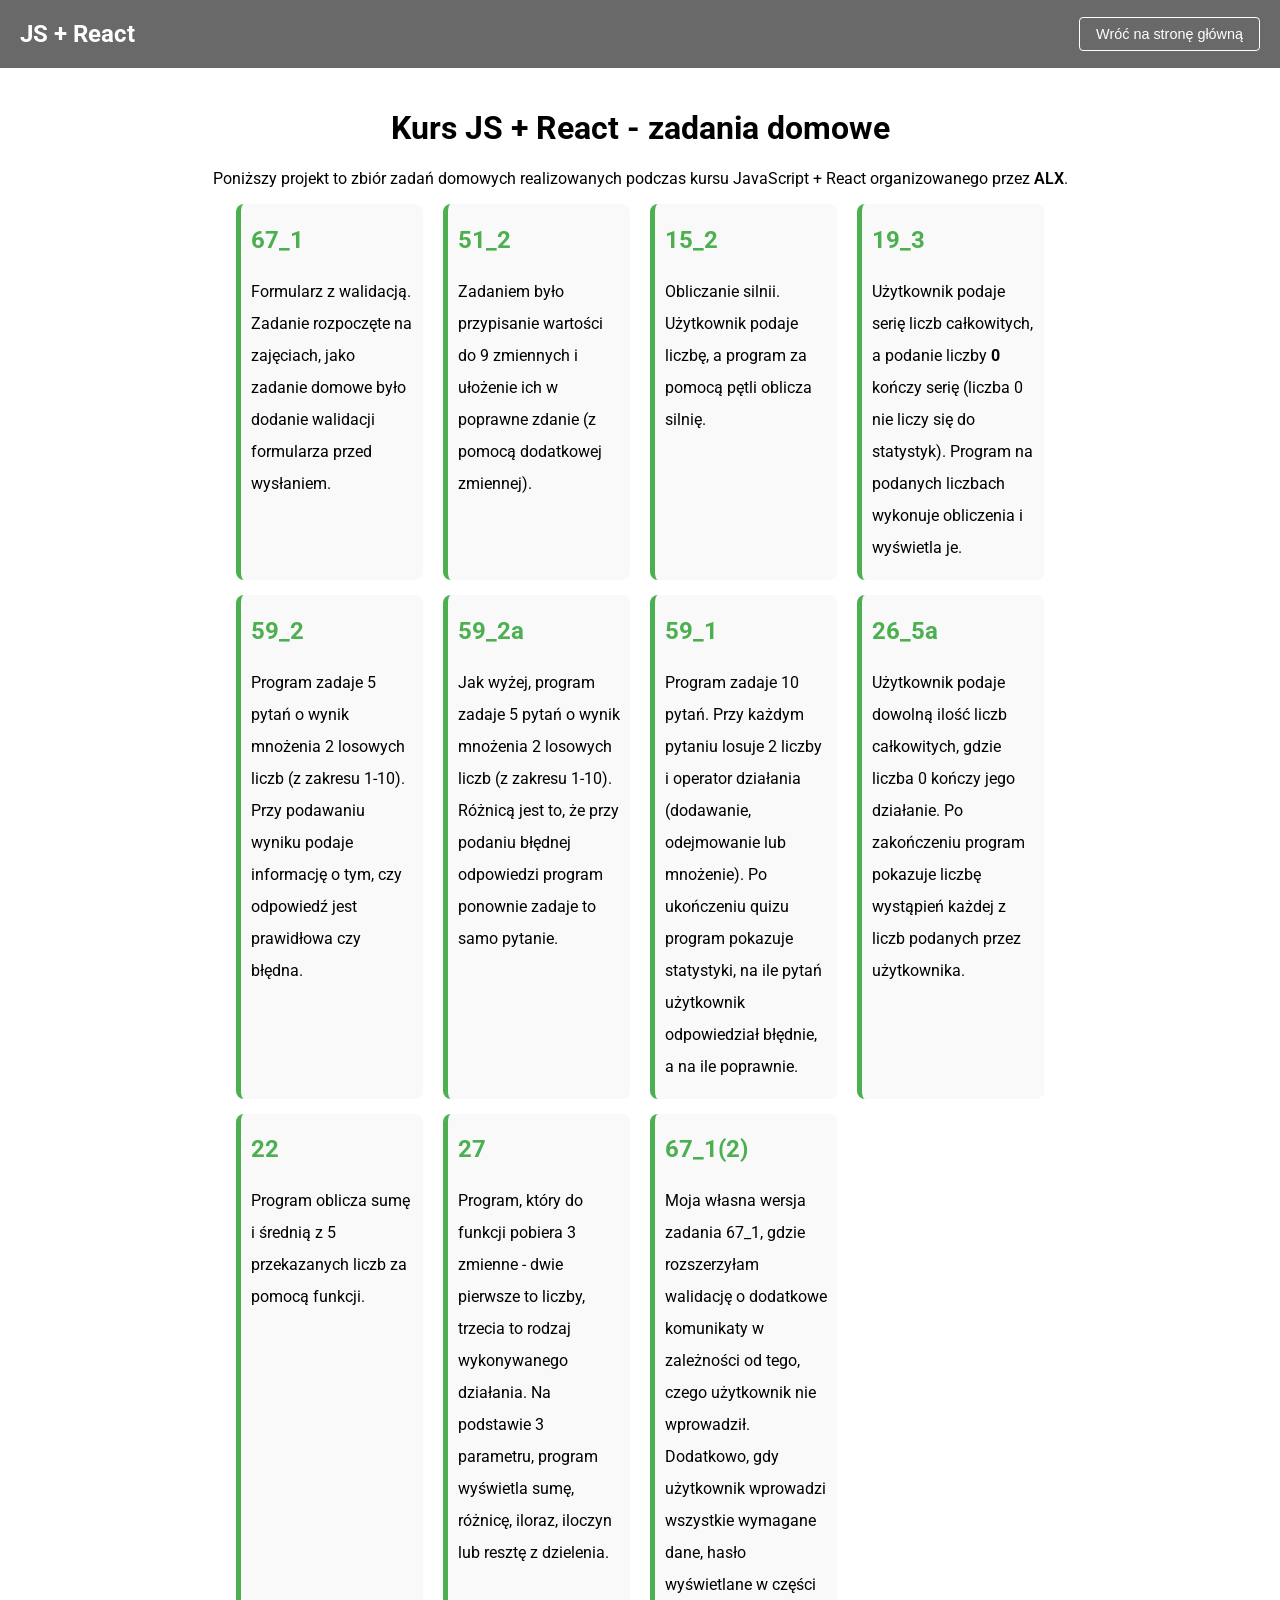
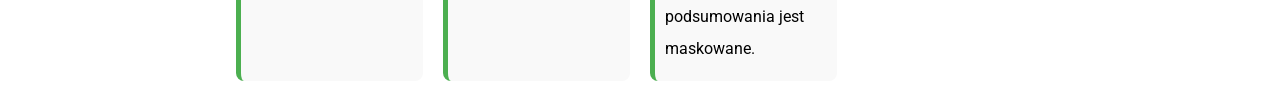
<file: index.html>
<!doctype html>
<html lang="en">
    <head>
        <meta charset="UTF-8" />
        <meta name="viewport" content="width=device-width, initial-scale=1.0" />
        <title>JS+React</title>
        <link rel="stylesheet" href="style.css" />
        <link rel="stylesheet" href="main.css" />
    </head>
    <body>
        <header class="app-header">
            <h2 id="app-name">JS + React</h2>
            <nav id="app-nav">
                <a href="/js-react-alx">
                    <button>Wróć na stronę główną</button>
                </a>
            </nav>
        </header>
        <main>
            <div id="main">
                <h1>Kurs JS + React - zadania domowe</h1>
                <p>Poniższy projekt to zbiór zadań domowych realizowanych podczas kursu JavaScript + React organizowanego przez <a href="https://alx.pl">ALX</a>.</p>
            </div>

            <div id="exer">
                <a href="./67_1/">
                    <h2 class="title">67_1</h2>
                    <p class="desc">Formularz z walidacją. Zadanie rozpoczęte na zajęciach, jako zadanie domowe było dodanie walidacji formularza przed wysłaniem.</p>
                </a>
                <a href="./51_2/">
                    <h2 class="title">51_2</h2>
                    <p class="desc">Zadaniem było przypisanie wartości do 9 zmiennych i ułożenie ich w poprawne zdanie (z pomocą dodatkowej zmiennej).</p>
                </a>
                <a href="./15_2/">
                    <h2 class="title">15_2</h2>
                    <p class="desc">Obliczanie silnii. Użytkownik podaje liczbę, a program za pomocą pętli oblicza silnię.</p>
                </a>
                <a href="./19_3/">
                    <h2 class="title">19_3</h2>
                    <p class="desc">Użytkownik podaje serię liczb całkowitych, a podanie liczby <b>0</b> kończy serię (liczba 0 nie liczy się do statystyk). Program na podanych liczbach wykonuje obliczenia i wyświetla je.</p>
                </a>
                <a href="./59_2/">
                    <h2 class="title">59_2</h2>
                    <p class="desc">Program zadaje 5 pytań o wynik mnożenia 2 losowych liczb (z zakresu 1-10). Przy podawaniu wyniku podaje informację o tym, czy odpowiedź jest prawidłowa czy błędna.</p>
                </a>
                <a href="./59_2a/">
                    <h2 class="title">59_2a</h2>
                    <p class="desc">Jak wyżej, program zadaje 5 pytań o wynik mnożenia 2 losowych liczb (z zakresu 1-10). Różnicą jest to, że przy podaniu błędnej odpowiedzi program ponownie zadaje to samo pytanie.</p>
                </a>
                <a href="./59_1/">
                    <h2 class="title">59_1</h2>
                    <p class="desc">
                        Program zadaje 10 pytań. Przy każdym pytaniu losuje 2 liczby i operator działania (dodawanie, odejmowanie lub mnożenie). Po ukończeniu quizu program pokazuje statystyki, na ile pytań użytkownik odpowiedział błędnie, a na ile
                        poprawnie.
                    </p>
                </a>
                <a href="./26_5a/">
                    <h2 class="title">26_5a</h2>
                    <p class="desc">Użytkownik podaje dowolną ilość liczb całkowitych, gdzie liczba 0 kończy jego działanie. Po zakończeniu program pokazuje liczbę wystąpień każdej z liczb podanych przez użytkownika.</p>
                </a>
                <a href="./22/">
                    <h2 class="title">22</h2>
                    <p class="desc">Program oblicza sumę i średnią z 5 przekazanych liczb za pomocą funkcji.</p>
                </a>
                <a href="./27/">
                    <h2 class="title">27</h2>
                    <p class="desc">
                        Program, który do funkcji pobiera 3 zmienne - dwie pierwsze to liczby, trzecia to rodzaj wykonywanego działania. Na podstawie 3 parametru, program wyświetla sumę, różnicę, iloraz, iloczyn lub resztę z dzielenia.
                    </p>
                </a>
                <a href="./67_1(2)/">
                    <h2 class="title">67_1(2)</h2>
                    <p class="desc">
                        Moja własna wersja zadania 67_1, gdzie rozszerzyłam walidację o dodatkowe komunikaty w zależności od tego, czego użytkownik nie wprowadził. Dodatkowo, gdy użytkownik wprowadzi wszystkie wymagane dane, hasło wyświetlane w
                        części podsumowania jest maskowane.
                    </p>
                </a>
            </div>
        </main>
    </body>
</html>
</file>
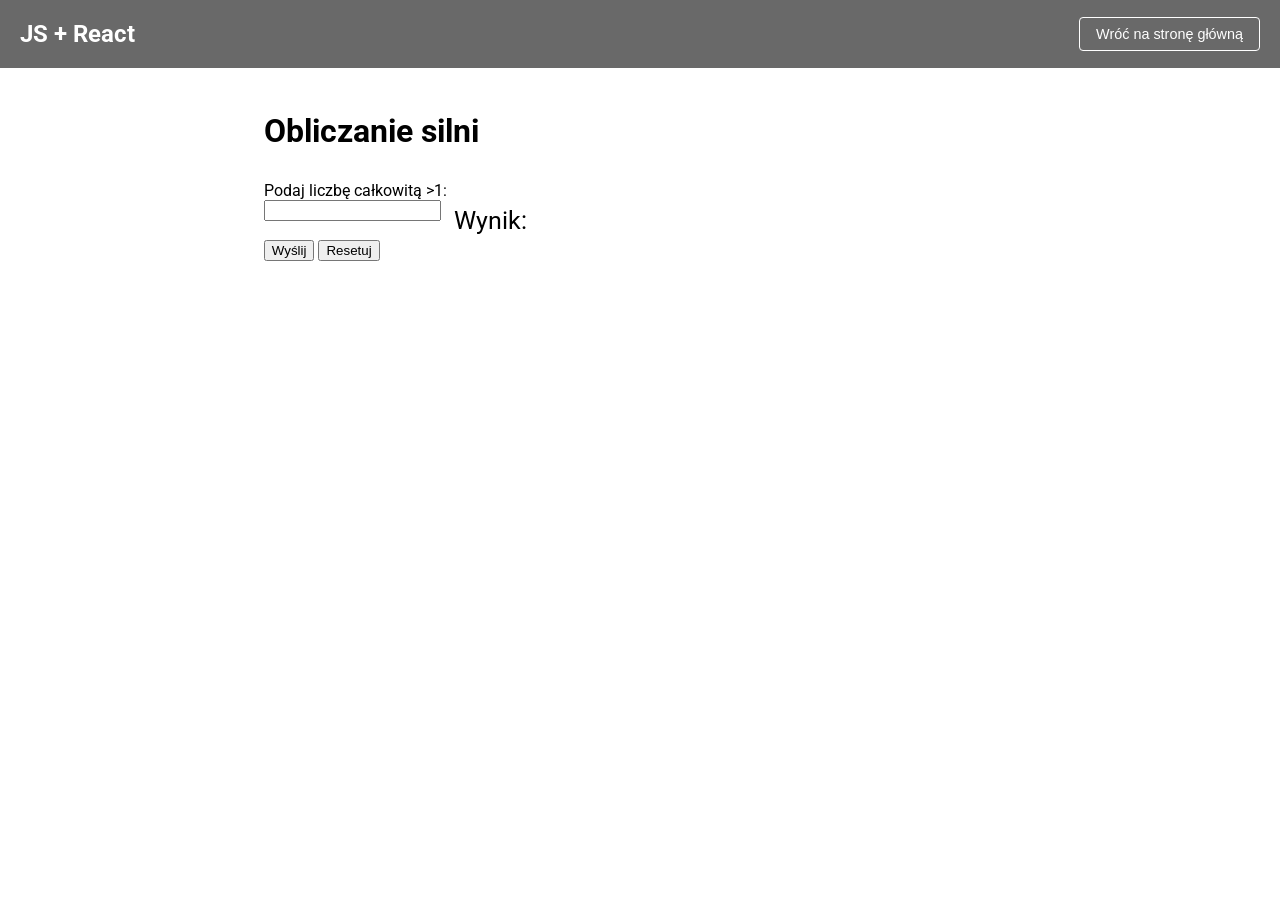
<file: 15_2/index.html>
<!doctype html>
<html lang="pl">
    <head>
        <meta charset="utf-8" />
        <meta name="viewport" content="width=device-width, initial-scale=1.0" />
        <title>15_2</title>
        <link rel="stylesheet" href="./style.css" />
        <script src="./script.js" defer></script>
    </head>
    <body>
        <header class="app-header">
            <h2 id="app-name">JS + React</h2>
            <nav id="app-nav">
                <a href="/js-react-alx">
                    <button>Wróć na stronę główną</button>
                </a>
            </nav>
        </header>
        <main>
            <table>
                <tr>
                    <td colspan="2">
                        <h1>Obliczanie silni</h1>
                    </td>
                </tr>
                <tr>
                    <td>
                        <form id="fact">
                            <label for="num">Podaj liczbę całkowitą >1:</label>
                            <input type="number" min="1" name="num" id="num" onkeydown="prevent(event)" />
                        </form>
                        <br />
                        <button type="button" id="submitBtn">Wyślij</button>
                        <button type="reset" id="resetBtn" form="fact">Resetuj</button>
                    </td>
                    <td id="effect">Wynik: <span id="result"></span></td>
                </tr>
            </table>
        </main>
    </body>
</html>
</file>
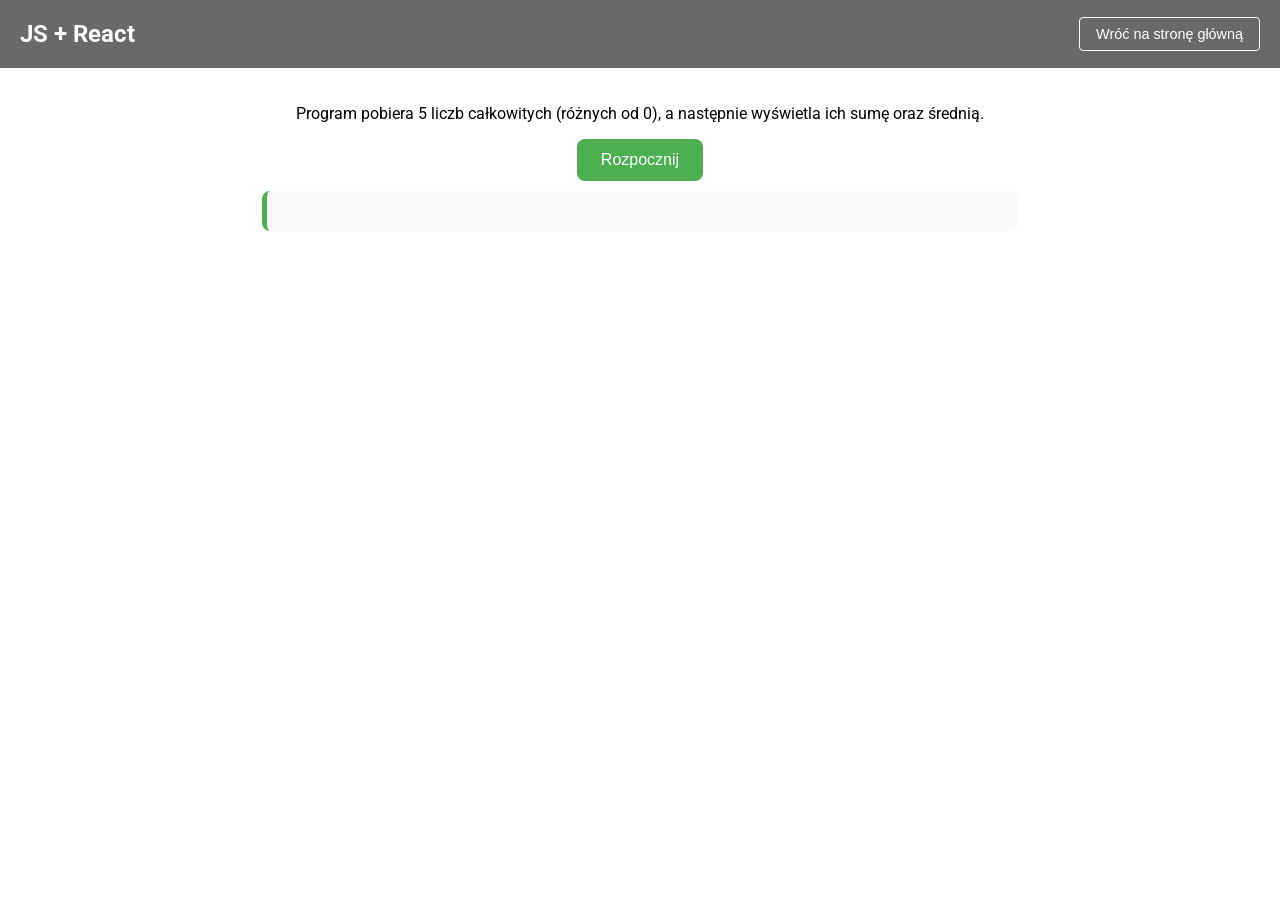
<file: 22/index.html>
<!doctype html>
<html lang="pl">
    <head>
        <meta charset="utf-8" />
        <meta name="viewport" content="width=device-width, initial-scale=1.0" />
        <title>22</title>
        <link rel="stylesheet" href="./style.css" />
        <script src="./script.js" defer></script>
    </head>
    <body>
        <header class="app-header">
            <h2 id="app-name">JS + React</h2>
            <nav id="app-nav">
                <a href="/js-react-alx">
                    <button>Wróć na stronę główną</button>
                </a>
            </nav>
        </header>
        <main>
            <div id="desc">
                <p>Program pobiera 5 liczb całkowitych (różnych od 0), a następnie wyświetla ich sumę oraz średnią.</p>
                <button id="start">Rozpocznij</button>
            </div>
            <div id="effect"></div>
        </main>
    </body>
</html>
</file>
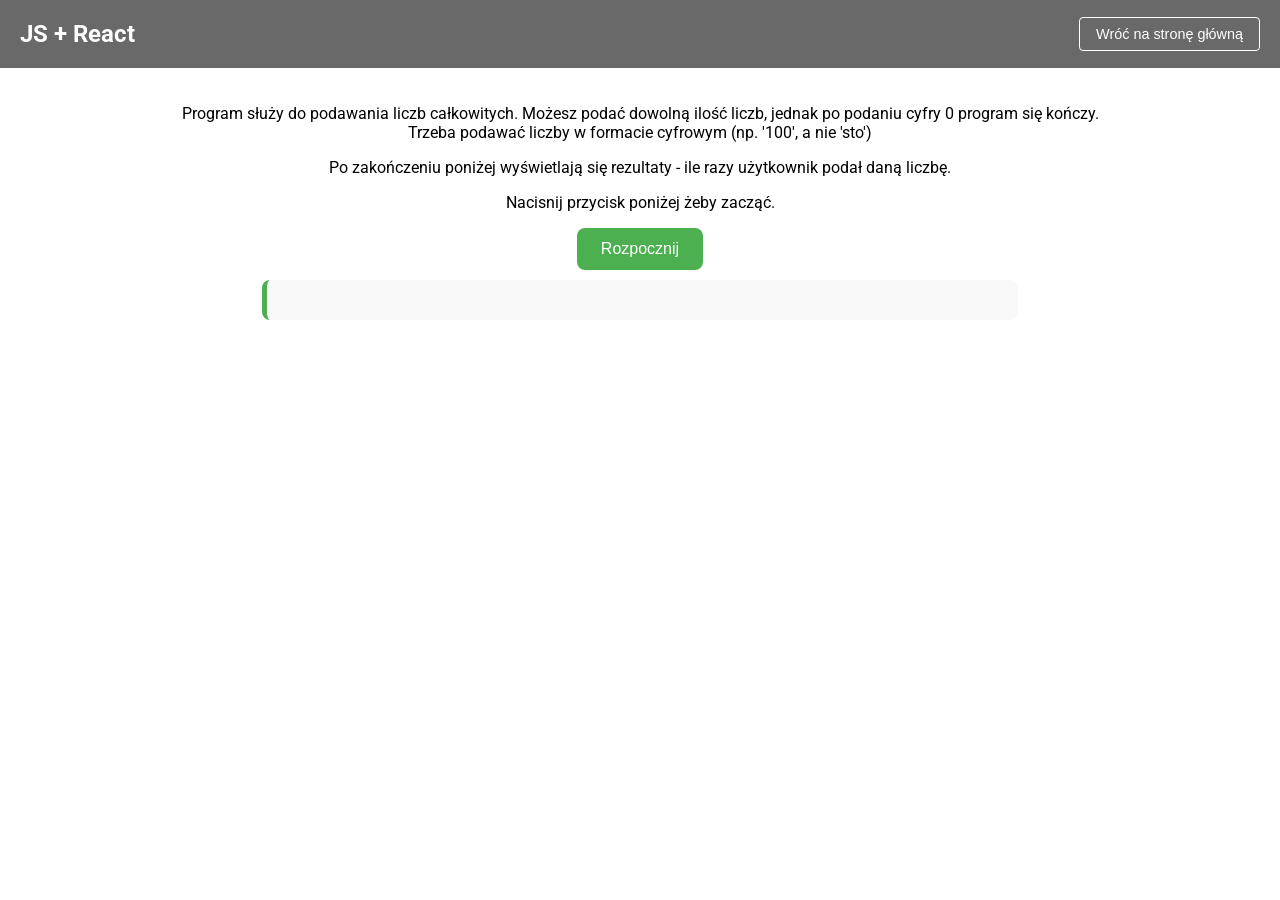
<file: 26_5a/index.html>
<!doctype html>
<html lang="pl">
    <head>
        <meta charset="utf-8" />
        <meta name="viewport" content="width=device-width, initial-scale=1.0" />
        <title>26_5a</title>
        <link rel="stylesheet" href="./style.css" />
        <script src="./script.js" defer></script>
    </head>
    <body>
        <header class="app-header">
            <h2 id="app-name">JS + React</h2>
            <nav id="app-nav">
                <a href="/js-react-alx">
                    <button>Wróć na stronę główną</button>
                </a>
            </nav>
        </header>
        <main>
            <div id="desc">
                <p>Program służy do podawania liczb całkowitych. Możesz podać dowolną ilość liczb, jednak po podaniu cyfry 0 program się kończy. Trzeba podawać liczby w formacie cyfrowym (np. '100', a nie 'sto')</p>
                <p>Po zakończeniu poniżej wyświetlają się rezultaty - ile razy użytkownik podał daną liczbę.</p>
                <p>Nacisnij przycisk poniżej żeby zacząć.</p>
                <button id="start">Rozpocznij</button>
            </div>
            <div id="effect"></div>
        </main>
    </body>
</html>
</file>
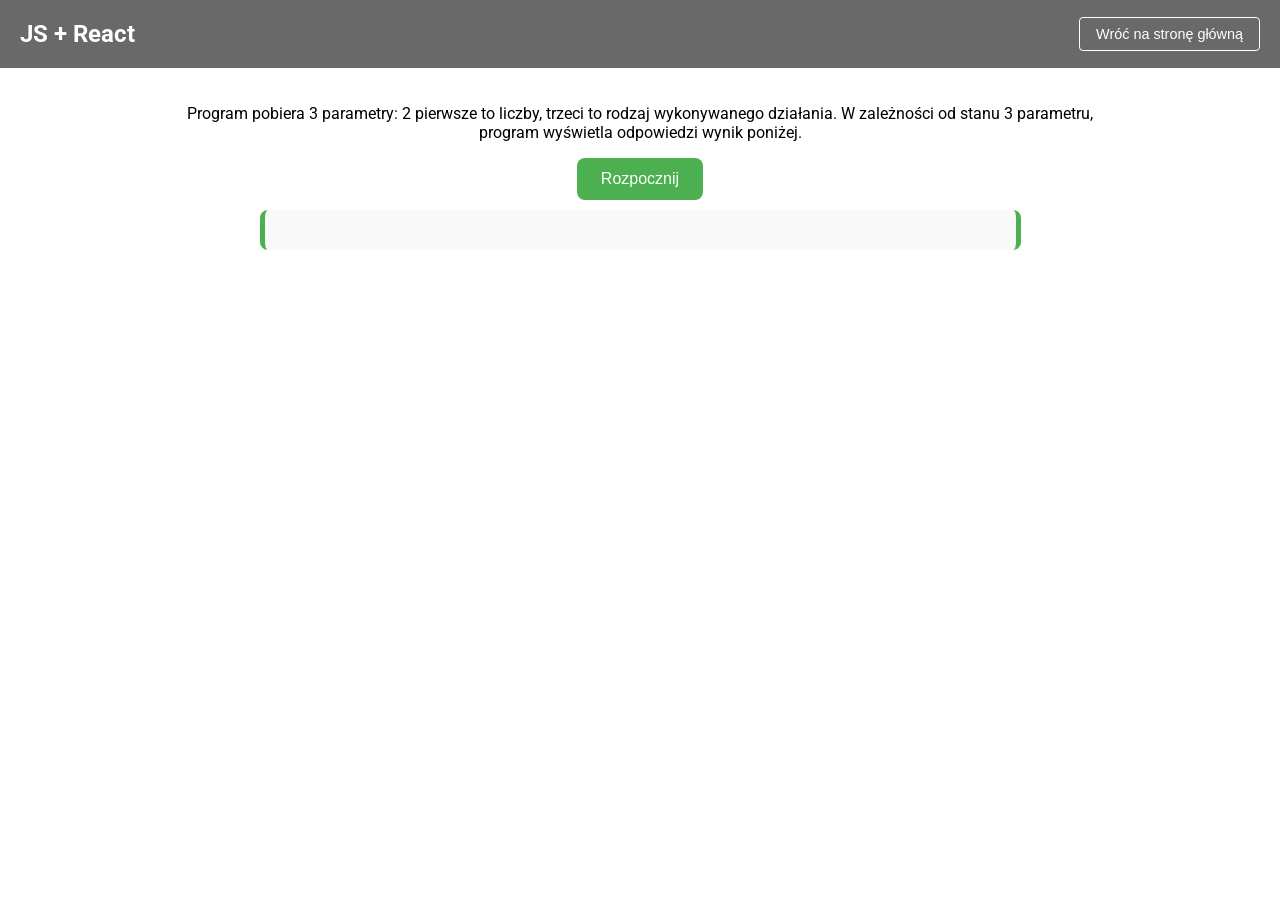
<file: 27/index.html>
<!doctype html>
<html lang="pl">
    <head>
        <meta charset="utf-8" />
        <meta name="viewport" content="width=device-width, initial-scale=1.0" />
        <title>27</title>
        <link rel="stylesheet" href="./style.css" />
        <script src="./script.js" defer></script>
    </head>
    <body>
        <header class="app-header">
            <h2 id="app-name">JS + React</h2>
            <nav id="app-nav">
                <a href="/js-react-alx">
                    <button>Wróć na stronę główną</button>
                </a>
            </nav>
        </header>
        <main>
            <div id="desc">
                <p>Program pobiera 3 parametry: 2 pierwsze to liczby, trzeci to rodzaj wykonywanego działania. W zależności od stanu 3 parametru, program wyświetla odpowiedzi wynik poniżej.</p>
                <button id="start">Rozpocznij</button>
            </div>
            <div id="effect"></div>
        </main>
    </body>
</html>
</file>
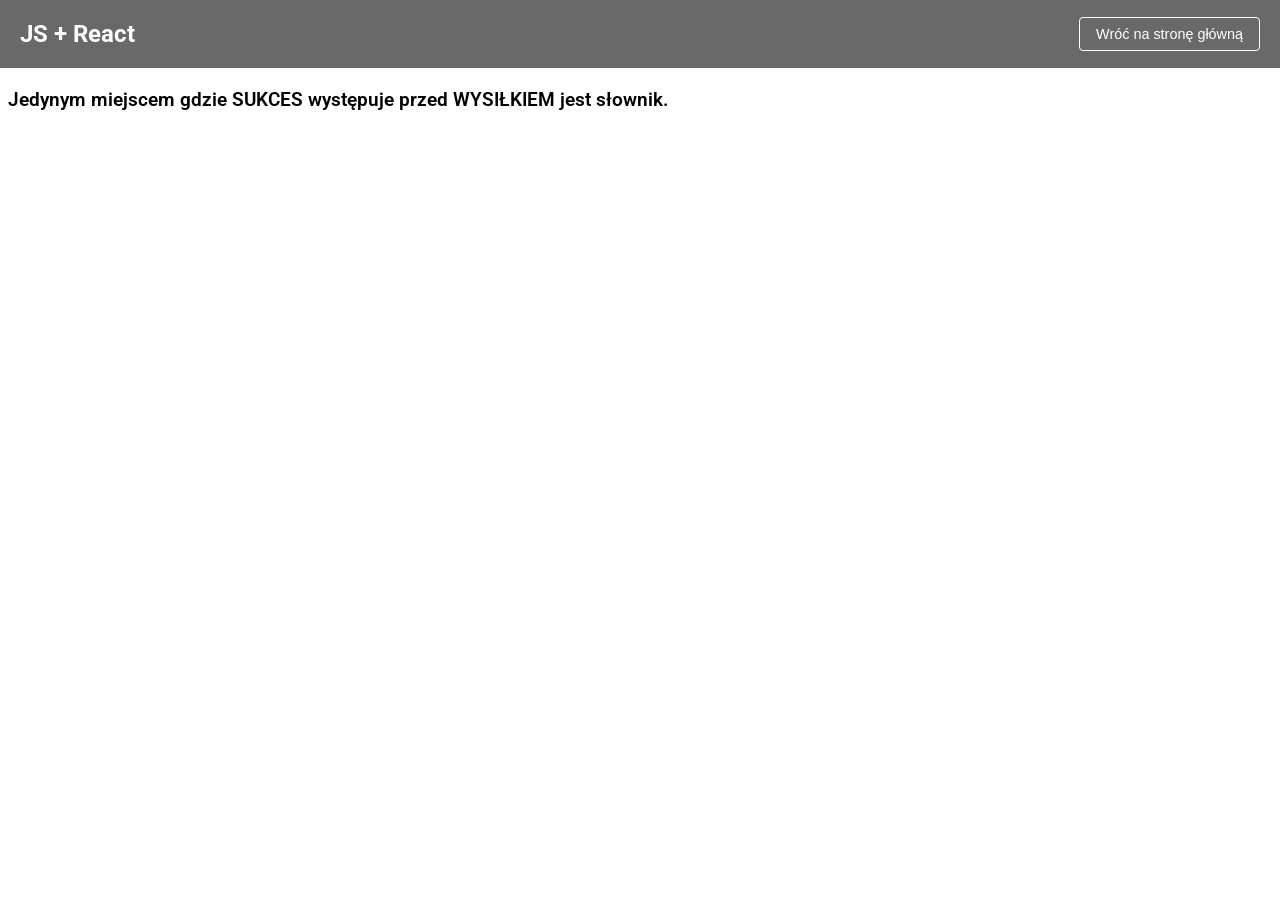
<file: 51_2/index.html>
<!doctype html>
<html lang="pl">
    <head>
        <meta charset="utf-8" />
        <meta name="viewport" content="width=device-width, initial-scale=1.0" />
        <title>51_2</title>
        <link rel="stylesheet" href="./style.css" />
        <link rel="stylesheet" href="../style.css" />
        <script src="./script.js" defer></script>
    </head>
    <body>
        <header class="app-header">
            <h2 id="app-name">JS + React</h2>
            <nav id="app-nav">
                <a href="/js-react-alx">
                    <button>Wróć na stronę główną</button>
                </a>
            </nav>
        </header>
        <div id="effect"></div>
    </body>
</html>
</file>
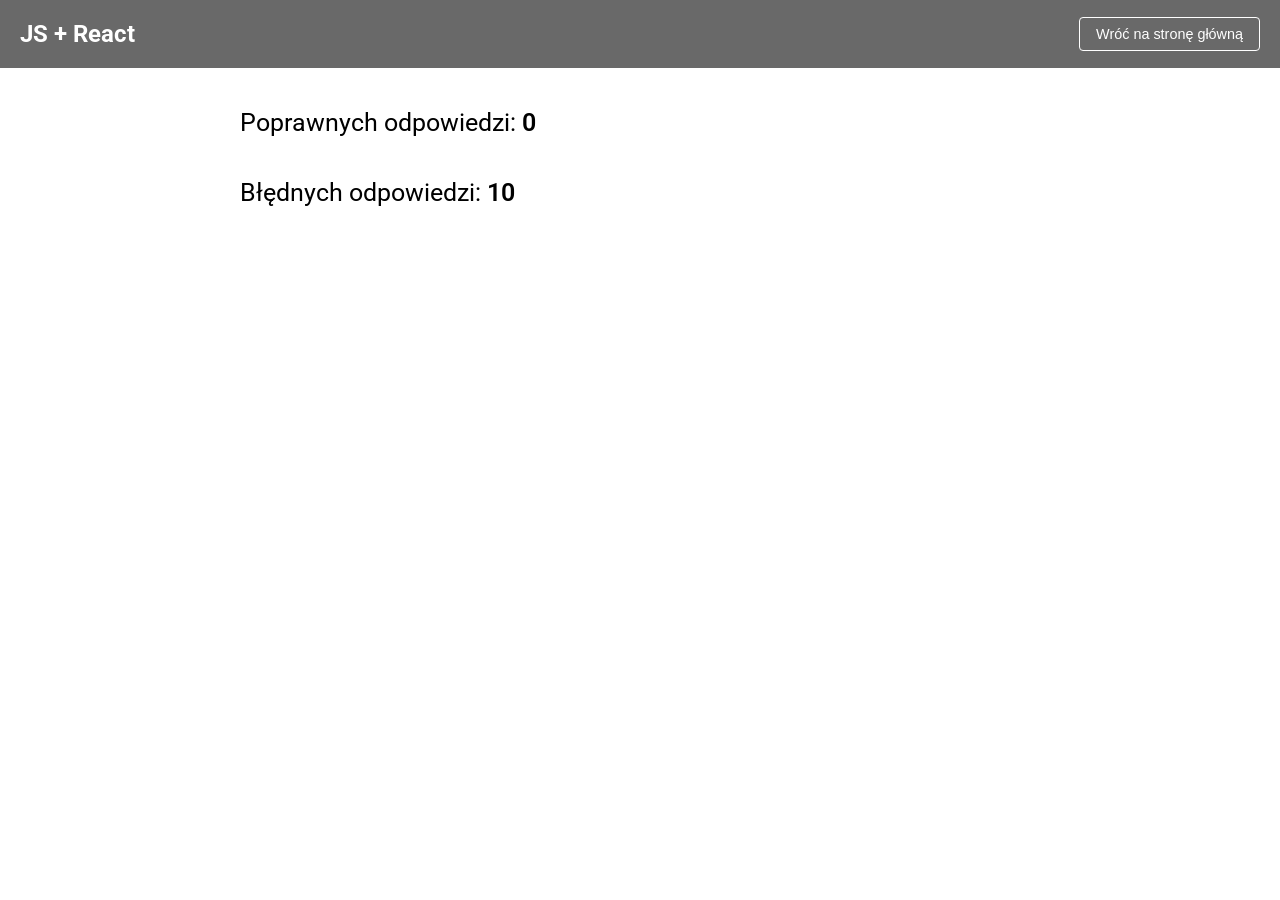
<file: 59_1/index.html>
<!doctype html>
<html lang="pl">
    <head>
        <meta charset="utf-8" />
        <meta name="viewport" content="width=device-width, initial-scale=1.0" />
        <title>59_1</title>
        <link rel="stylesheet" href="./style.css" />
        <link rel="stylesheet" href="../style.css" />
        <script src="./script.js" defer></script>
    </head>
    <body>
        <header class="app-header">
            <h2 id="app-name">JS + React</h2>
            <nav id="app-nav">
                <a href="/js-react-alx">
                    <button>Wróć na stronę główną</button>
                </a>
            </nav>
        </header>
        <main id="effect">
            Poprawnych odpowiedzi: <span id="pos"></span><br />
            Błędnych odpowiedzi: <span id="err"></span>
        </main>
    </body>
</html>
</file>
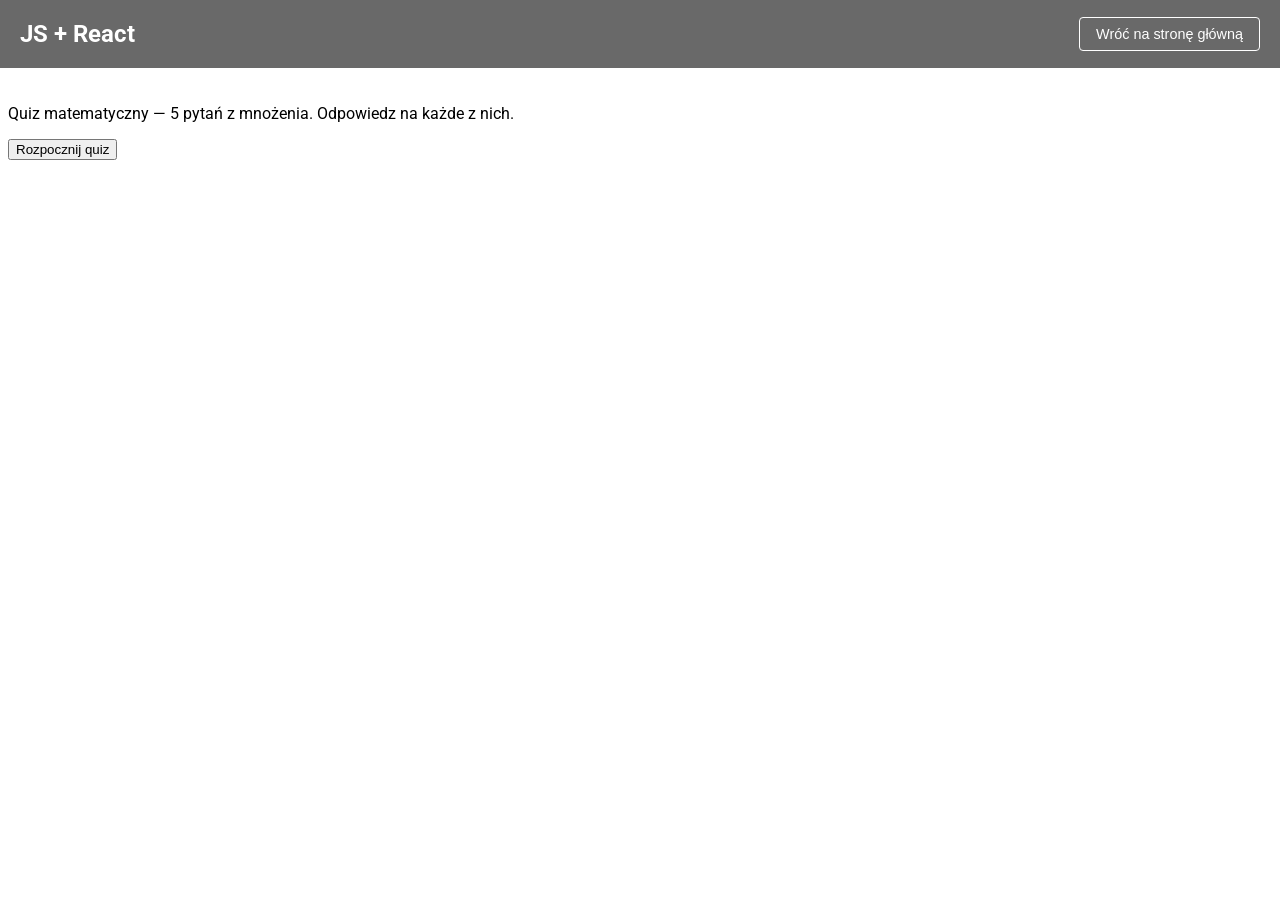
<file: 59_2/index.html>
<!doctype html>
<html lang="pl">
    <head>
        <meta charset="utf-8" />
        <meta name="viewport" content="width=device-width, initial-scale=1.0" />
        <title>59_2</title>
        <link rel="stylesheet" href="./style.css" />
        <link rel="stylesheet" href="../style.css" />
        <script src="./script.js" defer></script>
    </head>
    <body>
        <header class="app-header">
            <h2 id="app-name">JS + React</h2>
            <nav id="app-nav">
                <a href="/js-react-alx">
                    <button>Wróć na stronę główną</button>
                </a>
            </nav>
        </header>
        <main>
            <div id="desc">
                <p>Quiz matematyczny — 5 pytań z mnożenia. Odpowiedz na każde z nich.</p>
                <button id="start">Rozpocznij quiz</button>
            </div>
            <div id="effect"></div>
        </main>
    </body>
</html>
</file>
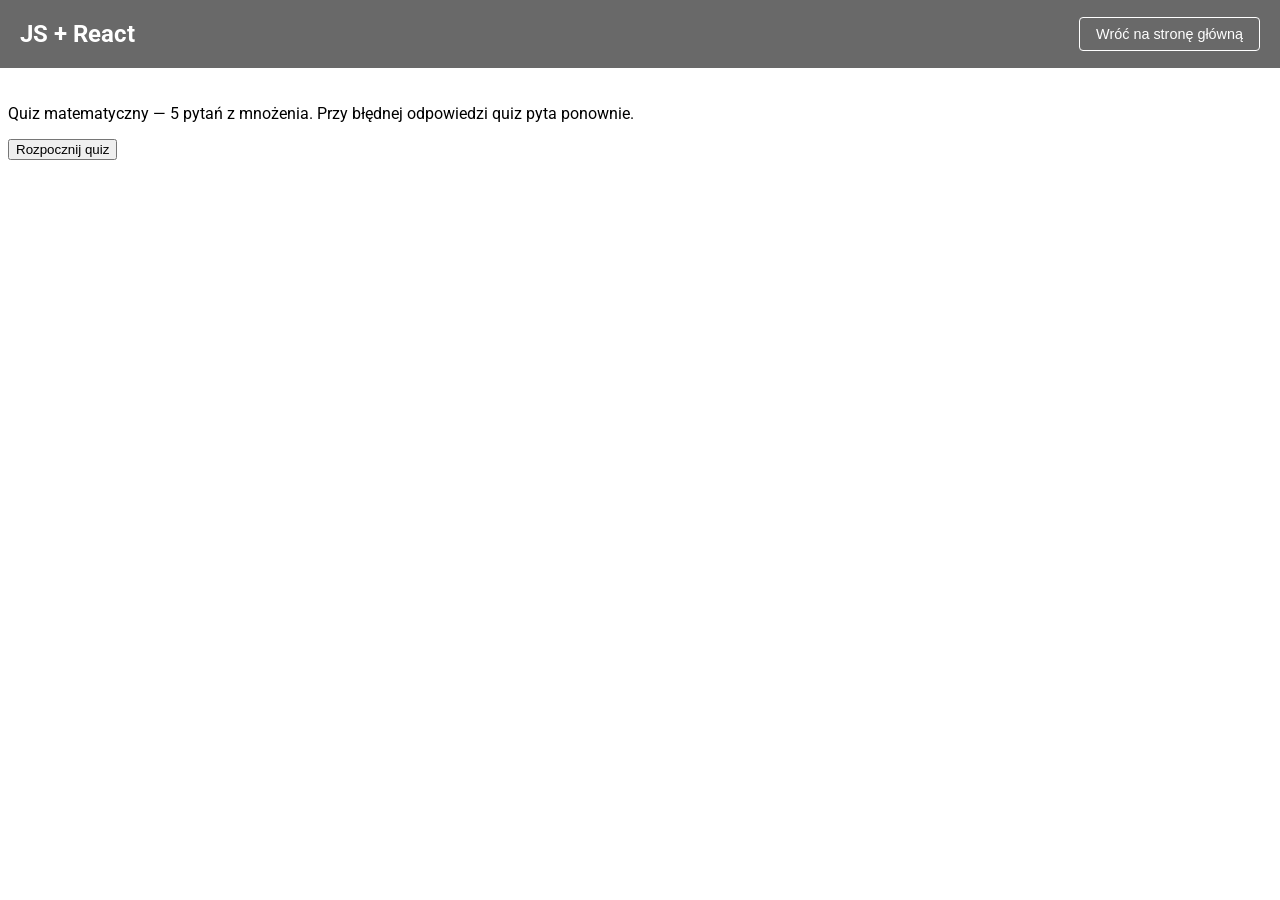
<file: 59_2a/index.html>
<!doctype html>
<html lang="pl">
    <head>
        <meta charset="utf-8" />
        <meta name="viewport" content="width=device-width, initial-scale=1.0" />
        <title>59_2a</title>
        <link rel="stylesheet" href="./style.css" />
        <link rel="stylesheet" href="../style.css" />
        <script src="./script.js" defer></script>
    </head>
    <body>
        <header class="app-header">
            <h2 id="app-name">JS + React</h2>
            <nav id="app-nav">
                <a href="/js-react-alx">
                    <button>Wróć na stronę główną</button>
                </a>
            </nav>
        </header>
        <main>
            <div id="desc">
                <p>Quiz matematyczny — 5 pytań z mnożenia. Przy błędnej odpowiedzi quiz pyta ponownie.</p>
                <button id="start">Rozpocznij quiz</button>
            </div>
            <div id="effect"></div>
        </main>
    </body>
</html>
</file>
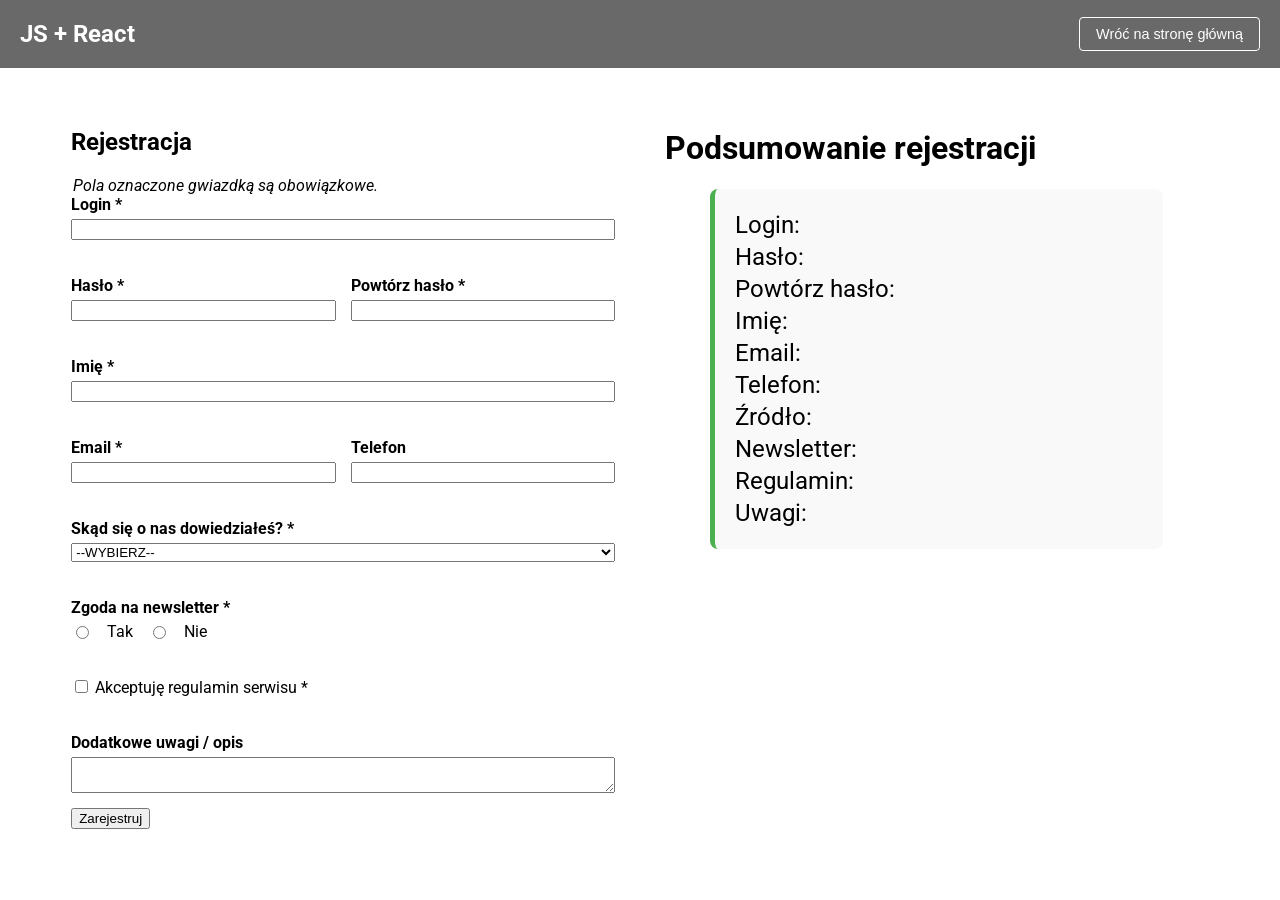
<file: 67_1(2)/index.html>
<!doctype html>
<html lang="pl">
    <head>
        <meta charset="utf-8" />
        <meta name="viewport" content="width=device-width, initial-scale=1.0" />
        <script src="script.js" defer></script>
        <link rel="stylesheet" href="./style.css" />
        <link rel="stylesheet" href="../style.css">
        <title>67_1(2)</title>
    </head>
    <body>
        <header class="app-header">
            <h2 id="app-name">JS + React</h2>
            <nav id="app-nav">
                <a href="/js-react-alx">
                    <button>Wróć na stronę główną</button>
                </a>
            </nav>
        </header>
        <div class="wrapper">
            <aside class="registration-sidebar" aria-labelledby="form-title">
                <h1 id="form-title">Rejestracja</h1>
                <form id="register-form">
                    <legend>Pola oznaczone gwiazdką są obowiązkowe.</legend>
                    <div class="form-field">
                        <label for="reg-login">Login *</label>
                        <input type="text" id="reg-login" name="login" />
                        <small class="error-msg" id="error_login"></small>
                    </div>

                    <div id="pass">
                        <div class="form-field">
                            <label for="reg-password">Hasło *</label>
                            <input type="password" id="reg-password" name="password" />
                            <small class="error-msg" id="error_password"></small>
                        </div>

                        <div class="form-field pass">
                            <label for="reg-password-confirm">Powtórz hasło *</label>
                            <input type="password" id="reg-password-confirm" name="password_confirm" />
                            <small class="error-msg" id="error_password_confirm"></small>
                        </div>
                    </div>

                    <div class="form-field">
                        <label for="reg-imie">Imię *</label>
                        <input type="text" id="reg-imie" name="imie" />
                        <small class="error-msg" id="error_imie"></small>
                    </div>

                    <div id="contact">
                        <div class="form-field">
                            <label for="reg-email">Email *</label>
                            <input type="email" id="reg-email" name="email" />
                            <small class="error-msg" id="error_email"></small>
                        </div>

                        <div class="form-field">
                            <label for="reg-telefon">Telefon</label>
                            <input type="tel" id="reg-telefon" name="telefon" />
                            <small class="error-msg" id="error_telefon"></small>
                        </div>
                    </div>

                    <div class="form-field">
                        <label for="reg-zrodlo">Skąd się o nas dowiedziałeś? *</label>
                        <select id="reg-zrodlo" name="zrodlo">
                            <option value="">--WYBIERZ--</option>
                            <option value="Social media">Serwisy społecznościowe</option>
                            <option value="Wyszukiwarka">Wyszukiwarka Google</option>
                            <option value="Znajomi">Od znajomych</option>
                            <option value="Inne">Inne źródło</option>
                        </select>
                        <small class="error-msg" id="error_zrodlo"></small>
                    </div>

                    <div class="form-field-radio">
                        <span class="field-title">Zgoda na newsletter *</span>
                        <div class="radio-group">
                            <input type="radio" id="news-yes" name="newsletter" value="Tak" />
                            <label for="news-yes">Tak</label>

                            <input type="radio" id="news-no" name="newsletter" value="Nie" />
                            <label for="news-no">Nie</label>
                        </div>
                        <small class="error-msg" id="error_newsletter"></small>
                    </div>

                    <div class="form-field-checkbox">
                        <input type="checkbox" id="reg-rules" name="regulamin" value="Zaakceptowano" />
                        <label for="reg-rules">Akceptuję regulamin serwisu *</label>
                        <small class="error-msg" id="error_regulamin"></small>
                    </div>

                    <div class="form-field">
                        <label for="reg-uwagi">Dodatkowe uwagi / opis</label>
                        <textarea id="reg-uwagi" name="uwagi"></textarea>
                    </div>

                    <input type="button" value="Zarejestruj" />
                </form>
            </aside>

            <main aria-labelledby="summary">
                <h1 id="summary">Podsumowanie rejestracji</h1>
                <div id="effect">
                    <div>Login: <span id="login"></span></div>
                    <div>Hasło: <span id="password" class="masked-password"></span></div>
                    <div>Powtórz hasło: <span id="password_confirm" class="masked-password"></span></div>
                    <div>Imię: <span id="imie"></span></div>
                    <div>Email: <span id="email"></span></div>
                    <div>Telefon: <span id="telefon"></span></div>
                    <div>Źródło: <span id="zrodlo"></span></div>
                    <div>Newsletter: <span id="newsletter"></span></div>
                    <div>Regulamin: <span id="regulamin"></span></div>
                    <div>Uwagi: <span id="uwagi"></span></div>
                </div>
            </main>
        </div>
    </body>
</html>
</file>
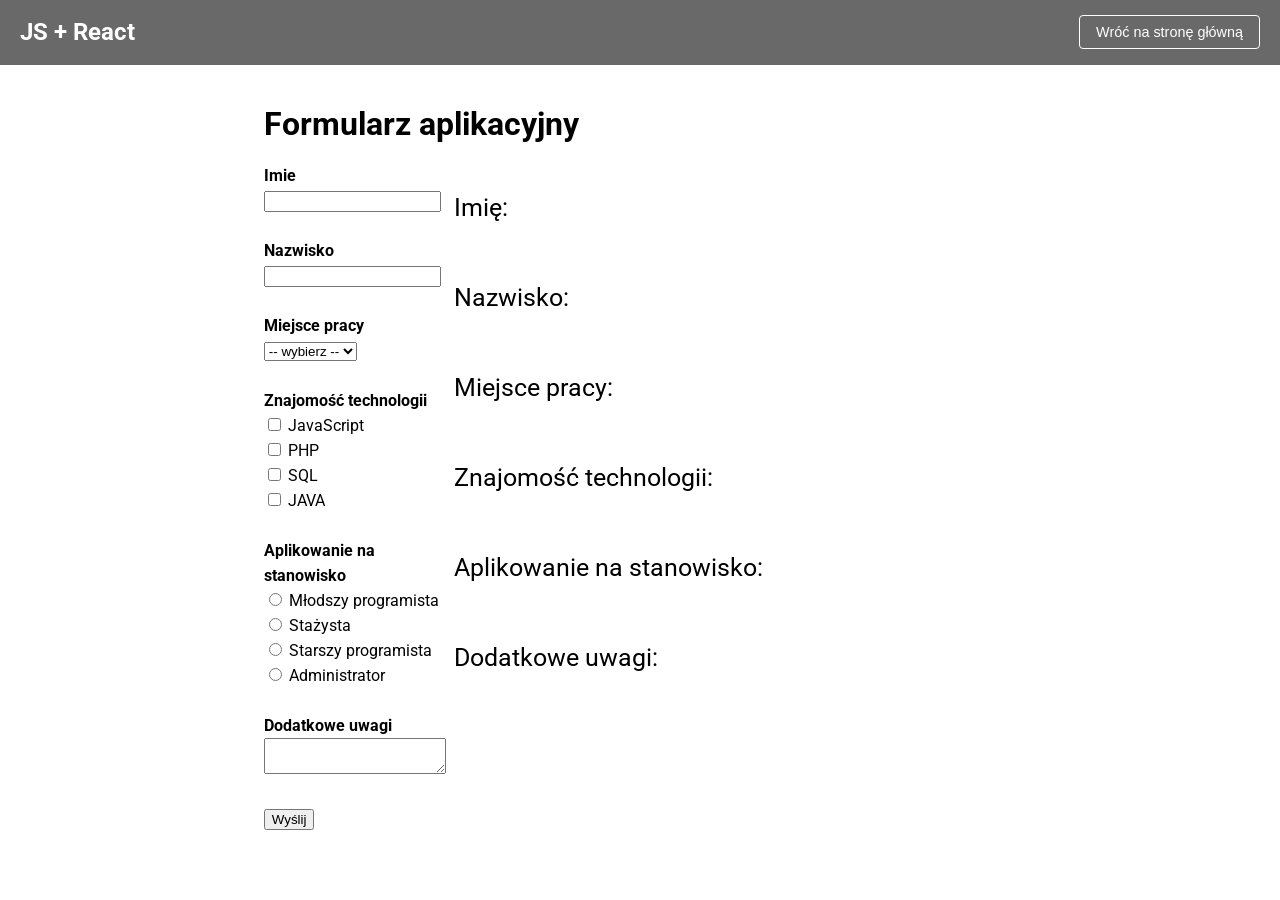
<file: 67_1/index.html>
<!doctype html>
<html lang="pl">
    <head>
        <meta charset="utf-8" />
        <script src="67_1.js" defer></script>
        <link rel="stylesheet" href="../style.css" />
        <style>
            body {
                line-height: 25px;
            }

            table {
                margin: 0 auto;
                width: 60%;
            }

            .podsumowanie {
                vertical-align: top;
                line-height: 90px;
                font-size: 25px;
                text-align: left;
                width: 75%;
            }

            .podsumowanie span {
                font-weight: bold;
            }

            .error {
                color: red;
            }
        </style>
    </head>
    <body>
        <header class="app-header">
            <h2 id="app-name">JS + React</h2>
            <nav id="app-nav">
                <a href="/js-react-alx">
                    <button>Wróć na stronę główną</button>
                </a>
            </nav>
        </header>
        <table>
            <tr>
                <td colspan="2">
                    <h1>Formularz aplikacyjny</h1>
                </td>
            </tr>
            <tr>
                <td>
                    <form>
                        <b>Imie</b><br />
                        <input type="text" name="imie" />
                        <span class="error" id="error_imie"></span>
                        <br /><br />
                        <b>Nazwisko</b><br />
                        <input type="text" name="nazwisko" />
                        <span class="error" id="error_nazwisko"></span>
                        <br /><br />
                        <b>Miejsce pracy</b><br />
                        <select name="miasto">
                            <option value="">-- wybierz --</option>
                            <option value="Warszawa">Warszawa</option>
                            <option value="Kraków">Kraków</option>
                            <option value="Katowice">Katowice</option>
                            <option value="Poznań">Poznań</option>
                        </select>
                        <span class="error" id="error_miasto"></span>
                        <br /><br />
                        <b>Znajomość technologii</b>
                        <span class="error" id="error_technologia"></span><br />
                        <input type="checkbox" name="tech1" value="JavaScript" />
                        JavaScript <br />
                        <input type="checkbox" name="tech2" value="PHP" /> PHP
                        <br />
                        <input type="checkbox" name="tech3" value="SQL" /> SQL
                        <br />
                        <input type="checkbox" name="tech4" value="JAVA" /> JAVA <br /><br />
                        <b>Aplikowanie na stanowisko</b>
                        <span class="error" id="error_stanowisko"></span><br />
                        <input type="radio" name="stanowisko" value="Młodszy programista" />
                        Młodszy programista <br />
                        <input type="radio" name="stanowisko" value="Stażysta" />
                        Stażysta <br />
                        <input type="radio" name="stanowisko" value="Starszy programista" />
                        Starszy programista <br />
                        <input type="radio" name="stanowisko" value="Administrator" />
                        Administrator <br /><br />
                        <b>Dodatkowe uwagi</b><br />
                        <textarea name="uwagi"></textarea>
                        <br /><br />
                        <input type="button" value="Wyślij" />
                    </form>
                </td>
                <td class="podsumowanie">
                    Imię: <span id="imie"></span>
                    <br />
                    Nazwisko: <span id="nazwisko"></span>
                    <br />
                    Miejsce pracy: <span id="miasto"></span>
                    <br />
                    Znajomość technologii: <span id="technologie"></span>
                    <br />
                    Aplikowanie na stanowisko: <span id="stanowisko"></span>
                    <br />
                    Dodatkowe uwagi: <span id="uwagi"></span>
                    <br />
                </td>
            </tr>
        </table>
    </body>
</html>
</file>
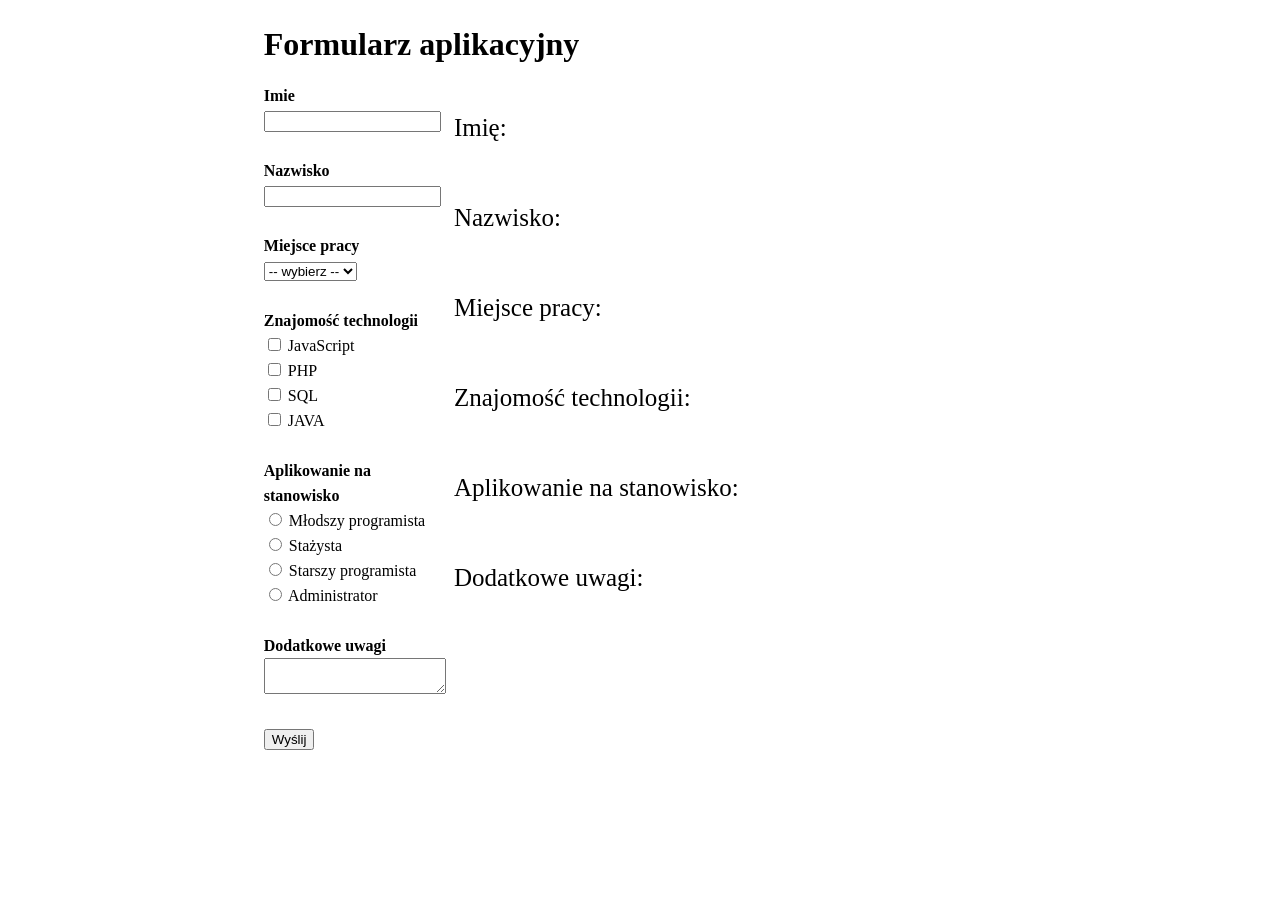
<file: 67_1/67_1.html>
<!doctype html>
<html>
    <head>
        <meta charset="utf-8" />
        <script src="67_1.js" defer></script>

        <style>
            body {
                line-height: 25px;
            }

            table {
                margin: 0 auto;
                width: 60%;
            }

            .podsumowanie {
                vertical-align: top;
                line-height: 90px;
                font-size: 25px;
                text-align: left;
                width: 75%;
            }

            .podsumowanie span {
                font-weight: bold;
            }

            .error {
                color: red;
            }
        </style>
    </head>
    <body>
        <table>
            <tr>
                <td colspan="2">
                    <h1>Formularz aplikacyjny</h1>
                </td>
            </tr>
            <tr>
                <td>
                    <form>
                        <b>Imie</b><br />
                        <input type="text" name="imie" />
                        <span class="error" id="error_imie"></span>
                        <br /><br />
                        <b>Nazwisko</b><br />
                        <input type="text" name="nazwisko" />
                        <span class="error" id="error_nazwisko"></span>
                        <br /><br />
                        <b>Miejsce pracy</b><br />
                        <select name="miasto">
                            <option value="">-- wybierz --</option>
                            <option value="Warszawa">Warszawa</option>
                            <option value="Kraków">Kraków</option>
                            <option value="Katowice">Katowice</option>
                            <option value="Poznań">Poznań</option>
                        </select>
                        <span class="error" id="error_miasto"></span>
                        <br /><br />
                        <b>Znajomość technologii</b>
                        <span class="error" id="error_technologia"></span><br />
                        <input
                            type="checkbox"
                            name="tech1"
                            value="JavaScript"
                        />
                        JavaScript <br />
                        <input type="checkbox" name="tech2" value="PHP" /> PHP
                        <br />
                        <input type="checkbox" name="tech3" value="SQL" /> SQL
                        <br />
                        <input type="checkbox" name="tech4" value="JAVA" /> JAVA
                        <br /><br />
                        <b>Aplikowanie na stanowisko</b>
                        <span class="error" id="error_stanowisko"></span><br />
                        <input
                            type="radio"
                            name="stanowisko"
                            value="Młodszy programista"
                        />
                        Młodszy programista <br />
                        <input
                            type="radio"
                            name="stanowisko"
                            value="Stażysta"
                        />
                        Stażysta <br />
                        <input
                            type="radio"
                            name="stanowisko"
                            value="Starszy programista"
                        />
                        Starszy programista <br />
                        <input
                            type="radio"
                            name="stanowisko"
                            value="Administrator"
                        />
                        Administrator <br /><br />
                        <b>Dodatkowe uwagi</b><br />
                        <textarea name="uwagi"></textarea>
                        <br /><br />
                        <input type="button" value="Wyślij" />
                    </form>
                </td>
                <td class="podsumowanie">
                    Imię: <span id="imie"></span>
                    <br />
                    Nazwisko: <span id="nazwisko"></span>
                    <br />
                    Miejsce pracy: <span id="miasto"></span>
                    <br />
                    Znajomość technologii: <span id="technologie"></span>
                    <br />
                    Aplikowanie na stanowisko: <span id="stanowisko"></span>
                    <br />
                    Dodatkowe uwagi: <span id="uwagi"></span>
                    <br />
                </td>
            </tr>
        </table>
    </body>
</html>
</file>
<file: style.css>
@import url('https://fonts.googleapis.com/css2?family=Roboto:ital,wght@0,100..900;1,100..900&display=swap');

body {
    font-family: 'Roboto', sans-serif;
    padding-top: 80px;
}

.app-header {
    background-color: dimgray;
    position: fixed;
    top: 0;
    left: 0;
    right: 0;
    color: #fff;
    display: flex;
    justify-content: space-between; /* Rozsuwa h2 w lewo, nav w prawo */
    align-items: center; /* Wyrównuje h2 i nav w pionie */
    padding: 0 20px;
}
.app-header nav button {
    background-color: transparent; /* Przezroczyste tło */
    color: #fff; /* Biały napis */
    border: 1px solid #fff; /* Cienka biała ramka */
    padding: 8px 16px; /* Odstępy wewnątrz */
    cursor: pointer; /* Kursor łapki */
    border-radius: 4px; /* Zaokrąglone rogi */
    font-size: 0.9rem;
    transition: background 0.3s; /* Płynne przejście przy najechaniu */
}

.app-header nav button:hover {
    background-color: rgba(255, 255, 255, 0.2); /* Delikatne podświetlenie po najechaniu */
}
.app-header nav a {
    text-decoration: none;
}
</file>
<file: main.css>
main {
    width: 80%;
    margin: 0 auto;
}

#main {
    text-align: center;

    & a {
        text-decoration: none;
        color: inherit;
        transition: all ease-in-out 0.3s;
        font-weight: 600;

        &:hover,
        &:focus-visible {
            color: #ff6b00;
            text-decoration: underline solid #ff6b00 1px;
            text-underline-offset: 4px;
        }
    }
}

#exer {
    display: grid;
    grid-template-columns: repeat(auto-fit, minmax(180px, 1fr));
    gap: 15px 20px;
    width: 80%;
    /* max-width: 1400px; */
    margin: 0 auto;

    a {
        background-color: #f9f9f9;
        border-radius: 8px;
        border-left: 5px solid #4caf50;
        line-height: 2rem;
        padding: 0 10px;
        text-decoration: none;
        transition: all 0.3s ease-in-out;

        .title {
            color: #4caf50;
            text-decoration: none;
        }

        .desc {
            color: black;
        }

        &:hover,
        &:focus-visible {
            transform: scale(1.05);
        }
    }
}
</file>
<file: 15_2/style.css>
@import url('../style.css');

table {
    margin: 0 auto;
    width: 60%;
}

#effect {
    vertical-align: top;
    line-height: 90px;
    font-size: 25px;
    text-align: left;
    width: 75%;
}

#effect span#result {
    font-weight: 600;
}
</file>
<file: 22/style.css>
@import url('../style.css');

main {
    margin: 0 auto;
    width: 75%;
    /* min-width: 600px; */
}

#desc {
    text-align: center;
    align-items: center;
}

#effect {
    margin: 10px auto;
    /* vertical-align: top; */
    padding: 20px;
    background-color: #f9f9f9;
    border-radius: 8px;
    border-left: 5px solid #4caf50;
    line-height: 2rem;
    font-size: 1.5rem;
    text-align: left;
    width: 75%;
    max-width: 800px;
}

#effect span {
    font-weight: 600;
}

#start {
    background-color: #4caf50; /* Zielone tło */
    color: white; /* Biały tekst */
    padding: 12px 24px; /* Wygodny rozmiar */
    border: none; /* Usuwamy domyślną ramkę */
    border-radius: 8px; /* Zaokrąglone rogi */
    font-size: 1rem; /* Czytelna czcionka */
    cursor: pointer; /* Kursor w kształcie łapki */
    transition:
        background-color 0.3s,
        transform 0.2s; /* Płynne efekty */
}

/* Efekt po najechaniu myszką */
#start:hover {
    background-color: #45a049;
}

/* Efekt wciśnięcia przycisku */
#start:active {
    transform: scale(0.98); /* Przycisk minimalnie się "kurczy" przy kliknięciu */
}

span.liczba {
    color: #333;
}
span.ile {
    color: #4caf50;
}
</file>
<file: 26_5a/style.css>
@import url('../style.css');

main {
    margin: 0 auto;
    width: 75%;
    /* min-width: 600px; */
}

#desc {
    text-align: center;
    align-items: center;
}

#effect {
    margin: 10px auto;
    /* vertical-align: top; */
    padding: 20px;
    background-color: #f9f9f9;
    border-radius: 8px;
    border-left: 5px solid #4caf50;
    line-height: 2rem;
    font-size: 1.5rem;
    text-align: left;
    width: 75%;
    max-width: 800px;
    display: grid;
    grid-template-columns: repeat(auto-fit, minmax(180px, 1fr)); /* responsywny auto-fit */
    gap: 15px 20px; /* Odstęp: 15px między wierszami, 20px między kolumnami */
}

#effect span {
    font-weight: 600;
}

#start {
    background-color: #4caf50; /* Zielone tło */
    color: white; /* Biały tekst */
    padding: 12px 24px; /* Wygodny rozmiar */
    border: none; /* Usuwamy domyślną ramkę */
    border-radius: 8px; /* Zaokrąglone rogi */
    font-size: 1rem; /* Czytelna czcionka */
    cursor: pointer; /* Kursor w kształcie łapki */
    transition:
        background-color 0.3s,
        transform 0.2s; /* Płynne efekty */
}

/* Efekt po najechaniu myszką */
#start:hover {
    background-color: #45a049;
}

/* Efekt wciśnięcia przycisku */
#start:active {
    transform: scale(0.98); /* Przycisk minimalnie się "kurczy" przy kliknięciu */
}

span.liczba {
    color: #333;
}
span.ile {
    color: #4caf50;
}
</file>
<file: 27/style.css>
@import url('../style.css');

main {
    margin: 0 auto;
    width: 75%;
    min-width: 600px;
}

#desc {
    text-align: center;
    align-items: center;
}

#effect {
    margin: 10px auto;
    /* vertical-align: top; */
    padding: 20px;
    background-color: #f9f9f9;
    border-radius: 8px;
    border-left: 5px solid #4caf50;
    border-right: 5px solid #4caf50;
    line-height: 2rem;
    font-size: 1.5rem;
    text-align: center;
    width: 75%;
    max-width: 800px;
}

#effect span {
    font-weight: 600;
}

#start {
    background-color: #4caf50; /* Zielone tło */
    color: white; /* Biały tekst */
    padding: 12px 24px; /* Wygodny rozmiar */
    border: none; /* Usuwamy domyślną ramkę */
    border-radius: 8px; /* Zaokrąglone rogi */
    font-size: 1rem; /* Czytelna czcionka */
    cursor: pointer; /* Kursor w kształcie łapki */
    transition:
        background-color 0.3s,
        transform 0.2s; /* Płynne efekty */
}

/* Efekt po najechaniu myszką */
#start:hover {
    background-color: #45a049;
}

/* Efekt wciśnięcia przycisku */
#start:active {
    transform: scale(0.98); /* Przycisk minimalnie się "kurczy" przy kliknięciu */
}

span.liczba {
    color: #333;
}
span.ile {
    color: #4caf50;
}
</file>
<file: 51_2/style.css>
#effect {
    font-weight: 600;
    font-size: 1.2rem;
}
</file>
<file: 59_1/style.css>
#effect {
    margin: 0 auto;
    /* vertical-align: top; */
    line-height: 70px;
    font-size: 25px;
    text-align: left;
    width: 75%;
    max-width: 800px;
}

#effect span {
    font-weight: 600;
}
</file>
<file: 59_2/style.css>
#effect {
    margin: 0 auto;
    /* vertical-align: top; */
    line-height: 70px;
    font-size: 25px;
    text-align: left;
    width: 75%;
    max-width: 800px;
}

#effect span {
    font-weight: 600;
}
</file>
<file: 59_2a/style.css>
#effect {
    margin: 0 auto;
    /* vertical-align: top; */
    line-height: 70px;
    font-size: 25px;
    text-align: left;
    width: 75%;
    max-width: 800px;
}

#effect span {
    font-weight: 600;
}
</file>
<file: 67_1(2)/style.css>
/* Styl dla kontenerów flexa */
.wrapper {
    display: flex;
    gap: 50px;
    margin: 20px auto;
    width: 90%;
    max-width: 1200px;
}

.registration-sidebar {
    flex: 1;
    min-width: 320px;
}

main {
    flex: 1;
}

.form-field {
    display: flex;
    flex-direction: column;
    margin-bottom: 15px;
}

.form-field label {
    font-weight: bold;
    margin-bottom: 5px;
}

#pass,
#contact {
    display: flex;
    gap: 15px;
    width: 100%;
}

#pass .form-field,
#contact .form-field {
    flex: 1;
}

/* Komunikaty o błędach w małych tagach tekstowych */
.error-msg {
    color: red;
    font-size: 0.85rem;
    min-height: 18px;
    margin-top: 3px;
    display: block;
}

.form-field-radio,
.form-field-checkbox {
    margin-bottom: 15px;
}

.form-field-radio .field-title {
    font-weight: bold;
    display: block;
    margin-bottom: 5px;
}

.radio-group {
    display: flex;
    gap: 15px;
    align-items: center;
}

.radio-group label,
.form-field-checkbox label {
    cursor: pointer;
}

/* ========================================== */
/* EFEKT ZAKRYTEGO HASŁA W PODSUMOWANIU       */
/* ========================================== */
.masked-password {
    background-color: #e0e0e0; /* Blady szary kolorek */
    color: transparent; /* Sprawia, że wpisany tekst jest niewidoczny */
    border-radius: 4px;
    padding: 0 6px;
    display: inline-block;
    min-width: 80px; /* Zapewnia widoczność maski zanim pojawi się tekst z JS */
    user-select: none; /* Blokuje kopiowanie/zaznaczanie gdy zasłonięte */
    transition:
        background-color 0.2s,
        color 0.2s;
    cursor: pointer;
}

/* Pokazywanie hasła po najechaniu myszką */
.masked-password:hover {
    background-color: transparent;
    color: inherit; /* Przywraca domyślny kolor tekstu rodzica */
    user-select: auto; /* Pozwala normalnie skopiować jawne hasło */
}

/* Pogrubienie wszystkich wartości wyświetlanych w podsumowaniu */
#effect span {
    font-weight: bold;
}

#effect {
    margin: 10px auto;
    /* vertical-align: top; */
    padding: 20px;
    background-color: #f9f9f9;
    border-radius: 8px;
    border-left: 5px solid #4caf50;
    line-height: 2rem;
    font-size: 1.5rem;
    text-align: left;
    width: 75%;
    max-width: 800px;
}

form legend {
    font-style: italic;
}
</file>
